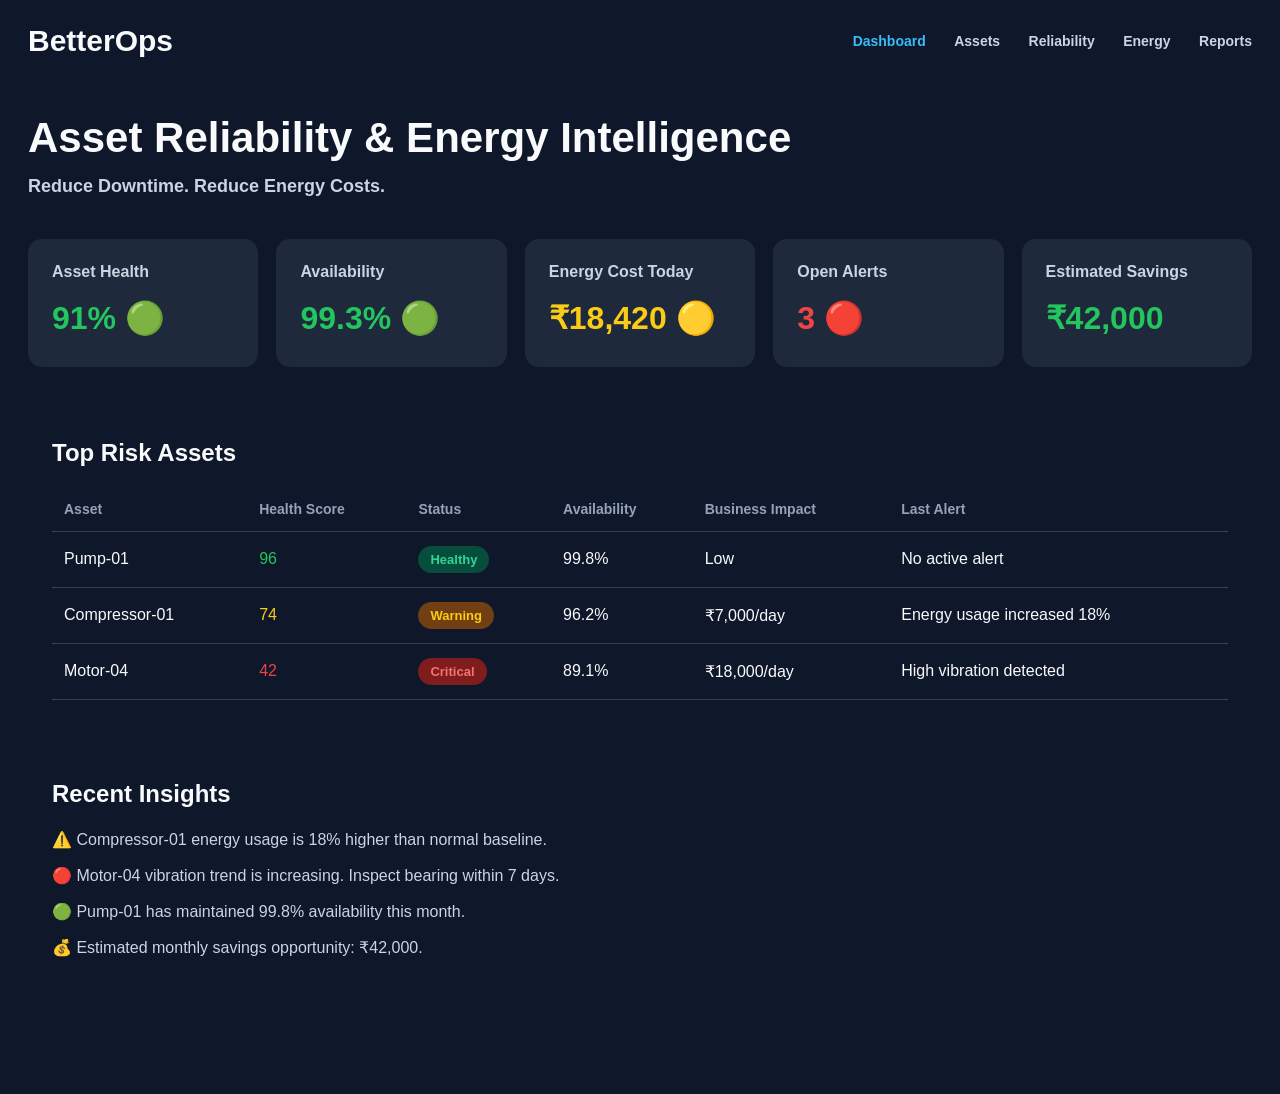
<file: index.html>
<!DOCTYPE html><html><head><title>BetterOps Dashboard</title><link rel="stylesheet" href="style.css"></head><body><div class="nav"><div class="logo">BetterOps</div><div class="menu">
<a href="index.html" class="active">Dashboard</a>
<a href="assets.html" class="">Assets</a>
<a href="reliability.html" class="">Reliability</a>
<a href="energy.html" class="">Energy</a>
<a href="#">Reports</a></div></div><h1>Asset Reliability & Energy Intelligence</h1><div class="subtitle">Reduce Downtime. Reduce Energy Costs.</div>
<div class="cards">
<div class="card"><p>Asset Health</p><div class="value green">91% 🟢</div></div>
<div class="card"><p>Availability</p><div class="value green">99.3% 🟢</div></div>
<div class="card"><p>Energy Cost Today</p><div class="value yellow">₹18,420 🟡</div></div>
<div class="card"><p>Open Alerts</p><div class="value red">3 🔴</div></div>
<div class="card"><p>Estimated Savings</p><div class="value green">₹42,000</div></div></div>
<div class="section"><h2>Top Risk Assets</h2><table><thead><tr><th>Asset</th><th>Health Score</th><th>Status</th><th>Availability</th><th>Business Impact</th><th>Last Alert</th></tr></thead><tbody>
<tr><td>Pump-01</td><td class="green">96</td><td><span class="badge healthy">Healthy</span></td><td>99.8%</td><td>Low</td><td>No active alert</td></tr>
<tr><td>Compressor-01</td><td class="yellow">74</td><td><span class="badge warning">Warning</span></td><td>96.2%</td><td>₹7,000/day</td><td>Energy usage increased 18%</td></tr>
<tr><td>Motor-04</td><td class="red">42</td><td><span class="badge critical">Critical</span></td><td>89.1%</td><td>₹18,000/day</td><td>High vibration detected</td></tr>
</tbody></table></div><div class="section"><h2>Recent Insights</h2><p class="insight">⚠️ Compressor-01 energy usage is 18% higher than normal baseline.</p><p class="insight">🔴 Motor-04 vibration trend is increasing. Inspect bearing within 7 days.</p><p class="insight">🟢 Pump-01 has maintained 99.8% availability this month.</p><p class="insight">💰 Estimated monthly savings opportunity: ₹42,000.</p></div></body></html>
</file>
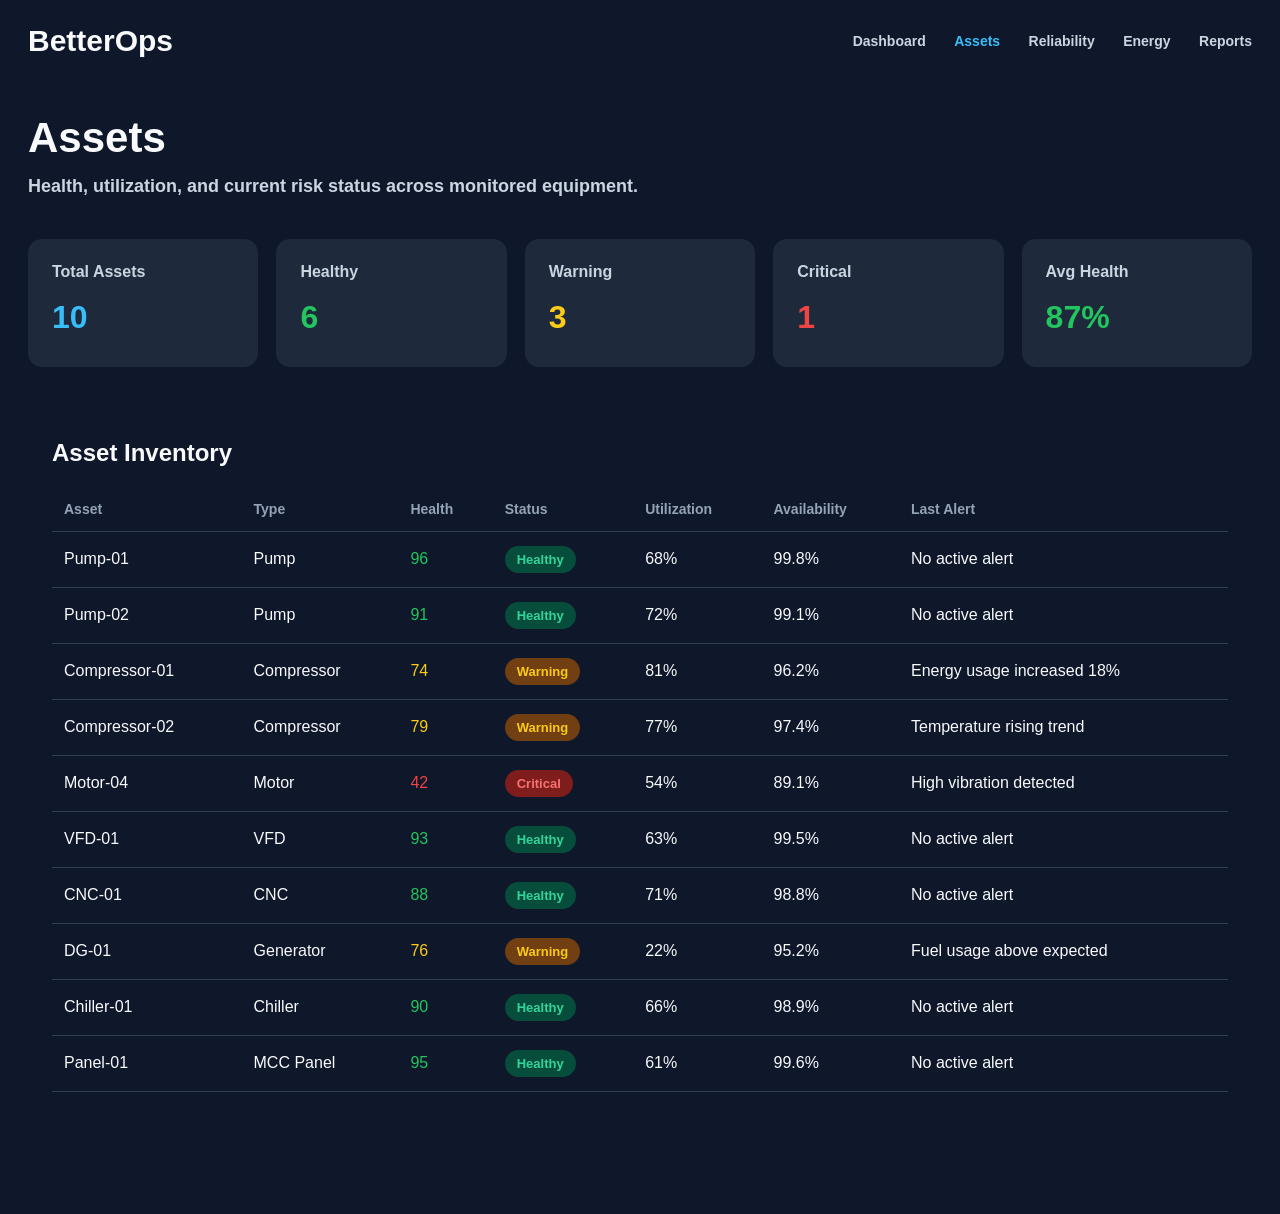
<file: assets.html>
<!DOCTYPE html><html><head><title>BetterOps Assets</title><link rel="stylesheet" href="style.css"></head><body><div class="nav"><div class="logo">BetterOps</div><div class="menu">
<a href="index.html" class="">Dashboard</a>
<a href="assets.html" class="active">Assets</a>
<a href="reliability.html" class="">Reliability</a>
<a href="energy.html" class="">Energy</a>
<a href="#">Reports</a></div></div><h1>Assets</h1><div class="subtitle">Health, utilization, and current risk status across monitored equipment.</div>
<div class="cards"><div class="card"><p>Total Assets</p><div class="value blue">10</div></div><div class="card"><p>Healthy</p><div class="value green">6</div></div><div class="card"><p>Warning</p><div class="value yellow">3</div></div><div class="card"><p>Critical</p><div class="value red">1</div></div><div class="card"><p>Avg Health</p><div class="value green">87%</div></div></div>
<div class="section"><h2>Asset Inventory</h2><table><thead><tr><th>Asset</th><th>Type</th><th>Health</th><th>Status</th><th>Utilization</th><th>Availability</th><th>Last Alert</th></tr></thead><tbody>
<tr><td>Pump-01</td><td>Pump</td><td class="green">96</td><td><span class="badge healthy">Healthy</span></td><td>68%</td><td>99.8%</td><td>No active alert</td></tr>
<tr><td>Pump-02</td><td>Pump</td><td class="green">91</td><td><span class="badge healthy">Healthy</span></td><td>72%</td><td>99.1%</td><td>No active alert</td></tr>
<tr><td>Compressor-01</td><td>Compressor</td><td class="yellow">74</td><td><span class="badge warning">Warning</span></td><td>81%</td><td>96.2%</td><td>Energy usage increased 18%</td></tr>
<tr><td>Compressor-02</td><td>Compressor</td><td class="yellow">79</td><td><span class="badge warning">Warning</span></td><td>77%</td><td>97.4%</td><td>Temperature rising trend</td></tr>
<tr><td>Motor-04</td><td>Motor</td><td class="red">42</td><td><span class="badge critical">Critical</span></td><td>54%</td><td>89.1%</td><td>High vibration detected</td></tr>
<tr><td>VFD-01</td><td>VFD</td><td class="green">93</td><td><span class="badge healthy">Healthy</span></td><td>63%</td><td>99.5%</td><td>No active alert</td></tr>
<tr><td>CNC-01</td><td>CNC</td><td class="green">88</td><td><span class="badge healthy">Healthy</span></td><td>71%</td><td>98.8%</td><td>No active alert</td></tr>
<tr><td>DG-01</td><td>Generator</td><td class="yellow">76</td><td><span class="badge warning">Warning</span></td><td>22%</td><td>95.2%</td><td>Fuel usage above expected</td></tr>
<tr><td>Chiller-01</td><td>Chiller</td><td class="green">90</td><td><span class="badge healthy">Healthy</span></td><td>66%</td><td>98.9%</td><td>No active alert</td></tr>
<tr><td>Panel-01</td><td>MCC Panel</td><td class="green">95</td><td><span class="badge healthy">Healthy</span></td><td>61%</td><td>99.6%</td><td>No active alert</td></tr>
</tbody></table></div></body></html>
</file>
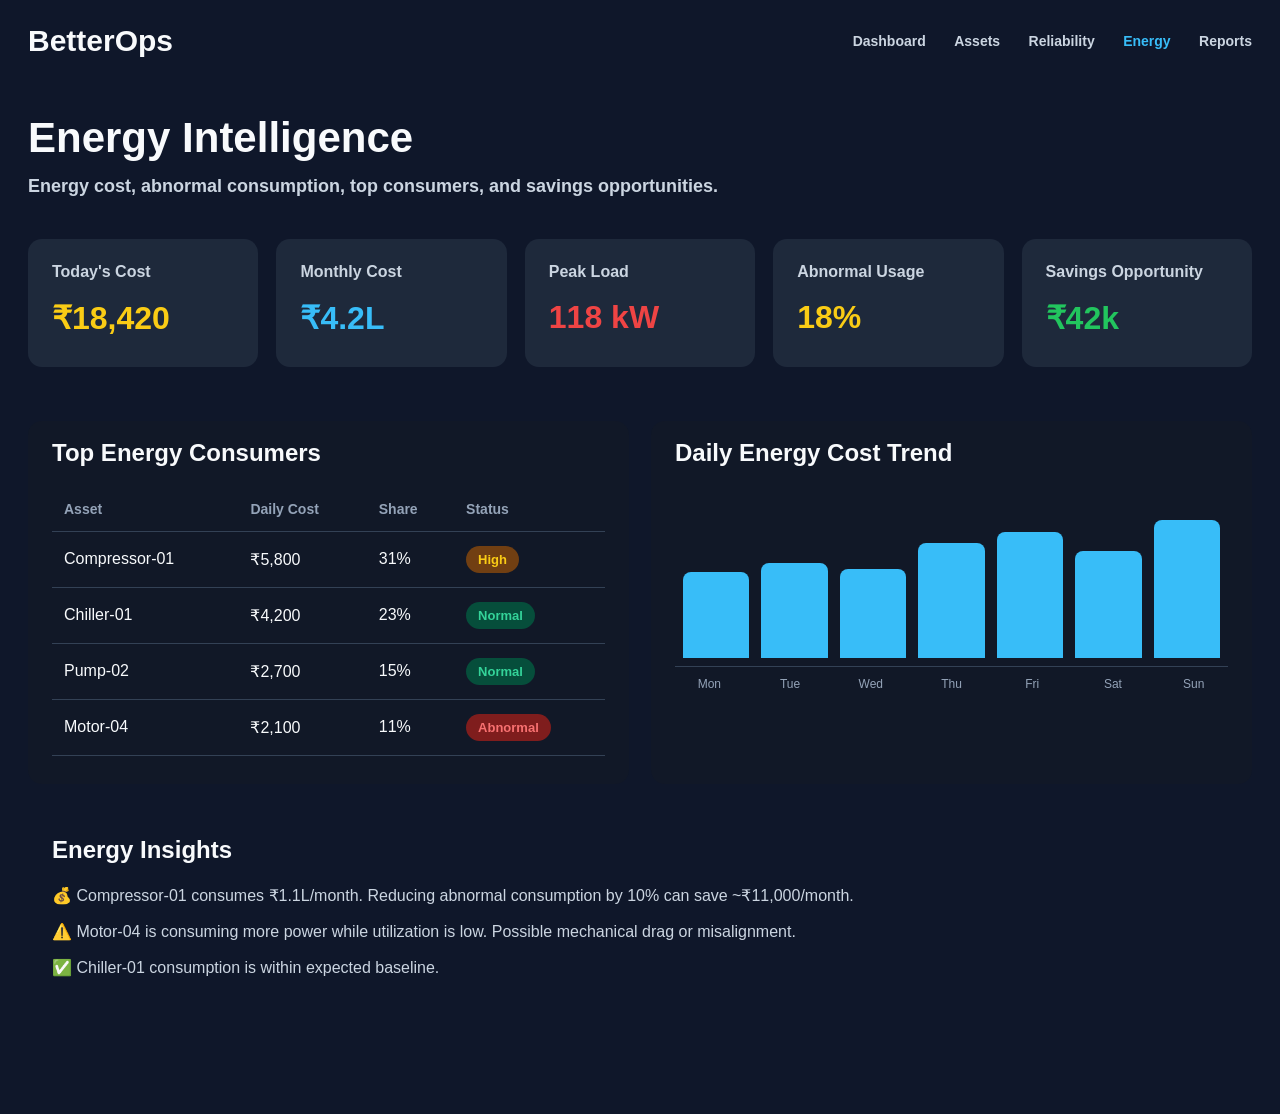
<file: energy.html>
<!DOCTYPE html><html><head><title>BetterOps Energy</title><link rel="stylesheet" href="style.css"></head><body><div class="nav"><div class="logo">BetterOps</div><div class="menu">
<a href="index.html" class="">Dashboard</a>
<a href="assets.html" class="">Assets</a>
<a href="reliability.html" class="">Reliability</a>
<a href="energy.html" class="active">Energy</a>
<a href="#">Reports</a></div></div><h1>Energy Intelligence</h1><div class="subtitle">Energy cost, abnormal consumption, top consumers, and savings opportunities.</div>
<div class="cards"><div class="card"><p>Today's Cost</p><div class="value yellow">₹18,420</div></div><div class="card"><p>Monthly Cost</p><div class="value blue">₹4.2L</div></div><div class="card"><p>Peak Load</p><div class="value red">118 kW</div></div><div class="card"><p>Abnormal Usage</p><div class="value yellow">18%</div></div><div class="card"><p>Savings Opportunity</p><div class="value green">₹42k</div></div></div>
<div class="grid-2"><div class="section panel"><h2>Top Energy Consumers</h2><table><thead><tr><th>Asset</th><th>Daily Cost</th><th>Share</th><th>Status</th></tr></thead><tbody><tr><td>Compressor-01</td><td>₹5,800</td><td>31%</td><td><span class="badge warning">High</span></td></tr><tr><td>Chiller-01</td><td>₹4,200</td><td>23%</td><td><span class="badge healthy">Normal</span></td></tr><tr><td>Pump-02</td><td>₹2,700</td><td>15%</td><td><span class="badge healthy">Normal</span></td></tr><tr><td>Motor-04</td><td>₹2,100</td><td>11%</td><td><span class="badge critical">Abnormal</span></td></tr></tbody></table></div>
<div class="section panel"><h2>Daily Energy Cost Trend</h2><div class="chart"><div class="chart-bar" style="height:56%"></div><div class="chart-bar" style="height:62%"></div><div class="chart-bar" style="height:58%"></div><div class="chart-bar" style="height:75%"></div><div class="chart-bar" style="height:82%"></div><div class="chart-bar" style="height:70%"></div><div class="chart-bar" style="height:90%"></div></div><div class="chart-labels"><span>Mon</span><span>Tue</span><span>Wed</span><span>Thu</span><span>Fri</span><span>Sat</span><span>Sun</span></div></div></div>
<div class="section"><h2>Energy Insights</h2><p class="insight">💰 Compressor-01 consumes ₹1.1L/month. Reducing abnormal consumption by 10% can save ~₹11,000/month.</p><p class="insight">⚠️ Motor-04 is consuming more power while utilization is low. Possible mechanical drag or misalignment.</p><p class="insight">✅ Chiller-01 consumption is within expected baseline.</p></div></body></html>
</file>
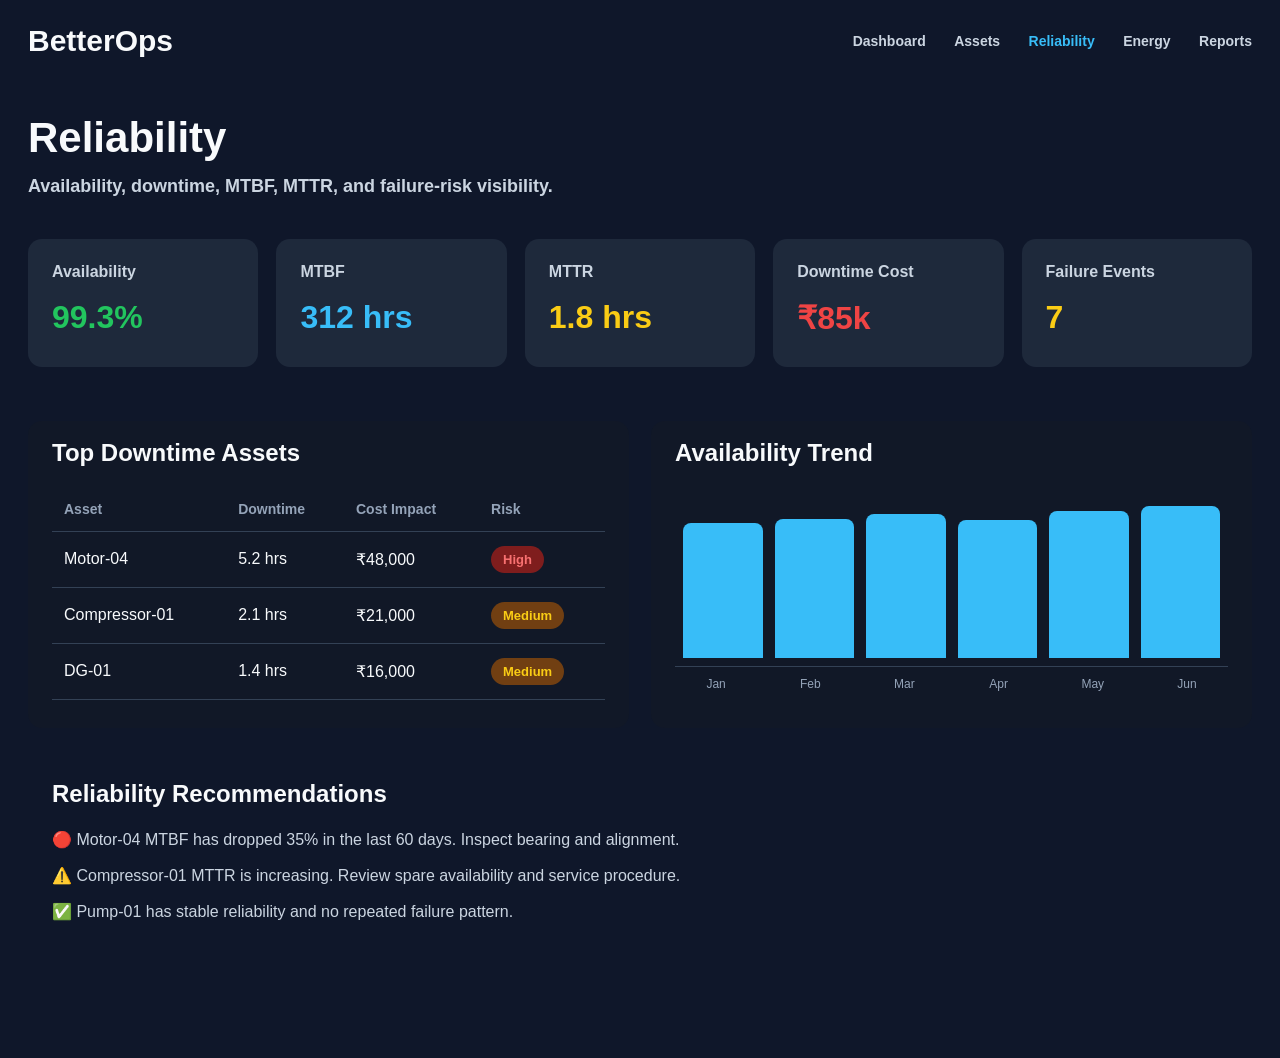
<file: reliability.html>
<!DOCTYPE html><html><head><title>BetterOps Reliability</title><link rel="stylesheet" href="style.css"></head><body><div class="nav"><div class="logo">BetterOps</div><div class="menu">
<a href="index.html" class="">Dashboard</a>
<a href="assets.html" class="">Assets</a>
<a href="reliability.html" class="active">Reliability</a>
<a href="energy.html" class="">Energy</a>
<a href="#">Reports</a></div></div><h1>Reliability</h1><div class="subtitle">Availability, downtime, MTBF, MTTR, and failure-risk visibility.</div>
<div class="cards"><div class="card"><p>Availability</p><div class="value green">99.3%</div></div><div class="card"><p>MTBF</p><div class="value blue">312 hrs</div></div><div class="card"><p>MTTR</p><div class="value yellow">1.8 hrs</div></div><div class="card"><p>Downtime Cost</p><div class="value red">₹85k</div></div><div class="card"><p>Failure Events</p><div class="value yellow">7</div></div></div>
<div class="grid-2"><div class="section panel"><h2>Top Downtime Assets</h2><table><thead><tr><th>Asset</th><th>Downtime</th><th>Cost Impact</th><th>Risk</th></tr></thead><tbody><tr><td>Motor-04</td><td>5.2 hrs</td><td>₹48,000</td><td><span class="badge critical">High</span></td></tr><tr><td>Compressor-01</td><td>2.1 hrs</td><td>₹21,000</td><td><span class="badge warning">Medium</span></td></tr><tr><td>DG-01</td><td>1.4 hrs</td><td>₹16,000</td><td><span class="badge warning">Medium</span></td></tr></tbody></table></div>
<div class="section panel"><h2>Availability Trend</h2><div class="chart"><div class="chart-bar" style="height:88%"></div><div class="chart-bar" style="height:91%"></div><div class="chart-bar" style="height:94%"></div><div class="chart-bar" style="height:90%"></div><div class="chart-bar" style="height:96%"></div><div class="chart-bar" style="height:99%"></div></div><div class="chart-labels"><span>Jan</span><span>Feb</span><span>Mar</span><span>Apr</span><span>May</span><span>Jun</span></div></div></div>
<div class="section"><h2>Reliability Recommendations</h2><p class="insight">🔴 Motor-04 MTBF has dropped 35% in the last 60 days. Inspect bearing and alignment.</p><p class="insight">⚠️ Compressor-01 MTTR is increasing. Review spare availability and service procedure.</p><p class="insight">✅ Pump-01 has stable reliability and no repeated failure pattern.</p></div></body></html>
</file>
<file: style.css>
:root{--bg:#0f172a;--panel:#1e293b;--panel2:#111827;--line:#334155;--text:#f8fafc;--muted:#cbd5e1;--muted2:#94a3b8;--blue:#38bdf8;--green:#22c55e;--yellow:#facc15;--red:#ef4444}
*{box-sizing:border-box} body{font-family:Arial,sans-serif;background:var(--bg);color:var(--text);margin:0;padding:24px 28px 60px}.nav{display:flex;justify-content:space-between;align-items:center;margin-bottom:56px}.logo{font-size:30px;font-weight:800}.menu a{color:var(--muted);margin-left:24px;text-decoration:none;font-weight:700;font-size:14px}.menu a:hover,.menu a.active{color:var(--blue)}h1{font-size:42px;margin:0 0 14px}.subtitle{color:var(--muted);font-size:18px;font-weight:700;margin-bottom:42px}.cards{display:grid;grid-template-columns:repeat(5,1fr);gap:18px;margin-bottom:54px}.card{background:var(--panel);padding:24px;border-radius:14px;min-height:128px}.card p{margin:0 0 18px;color:var(--muted);font-weight:700}.value{font-size:32px;font-weight:800;color:var(--blue)}.green{color:var(--green)}.yellow{color:var(--yellow)}.red{color:var(--red)}.blue{color:var(--blue)}.section{background:transparent;padding:18px 24px 28px;border-radius:14px;margin-bottom:34px}.section.panel{background:var(--panel2)}.section h2{margin-top:0;font-size:24px}.grid-2{display:grid;grid-template-columns:1fr 1fr;gap:22px}table{width:100%;border-collapse:collapse;margin-top:16px}th,td{text-align:left;padding:14px 12px;border-bottom:1px solid var(--line)}th{color:var(--muted2);font-size:14px}.badge{padding:6px 12px;border-radius:20px;font-size:13px;font-weight:800;display:inline-block}.healthy{background:#064e3b;color:#34d399}.warning{background:#713f12;color:#facc15}.critical{background:#7f1d1d;color:#f87171}.insight{margin:12px 0;color:var(--muted);line-height:1.5}.chart{height:180px;display:flex;gap:12px;align-items:end;padding:18px 8px 8px;border-bottom:1px solid var(--line)}.chart-bar{flex:1;background:var(--blue);border-radius:8px 8px 0 0;min-height:18px}.chart-labels{display:flex;gap:12px;margin-top:10px}.chart-labels span{flex:1;text-align:center;color:var(--muted2);font-size:12px}@media(max-width:1100px){.cards{grid-template-columns:repeat(2,1fr)}.grid-2{grid-template-columns:1fr}}@media(max-width:700px){body{padding:18px}.nav{align-items:flex-start;gap:18px;flex-direction:column}.menu a{margin-left:0;margin-right:16px;display:inline-block;margin-bottom:8px}h1{font-size:32px}.cards{grid-template-columns:1fr}}
</file>
